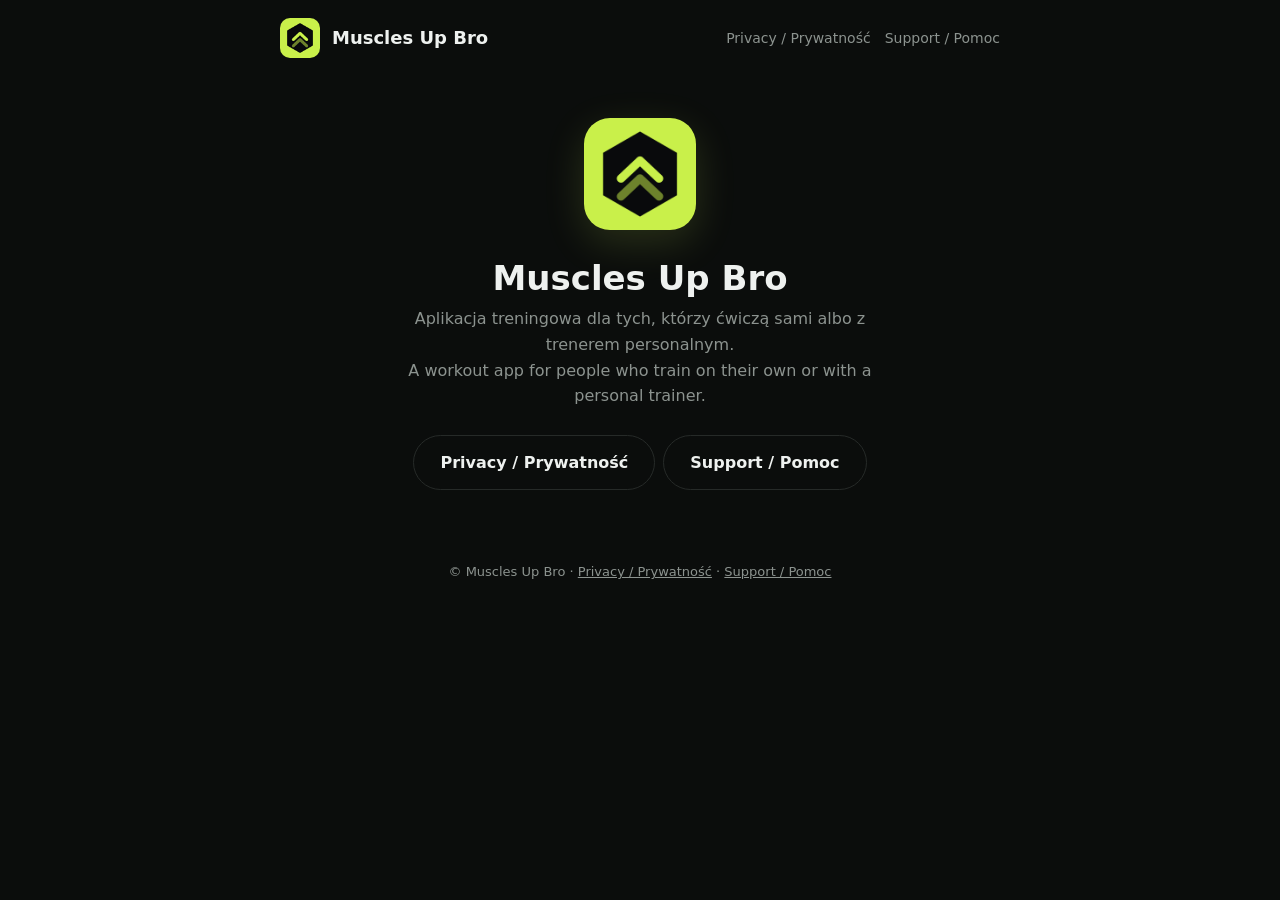
<file: index.html>
<!doctype html>
<html lang="pl"><head><meta charset="utf-8"><meta name="viewport" content="width=device-width, initial-scale=1">
<title>Muscles Up Bro</title>
<link rel="icon" type="image/png" href="img/favicon.png"><link rel="apple-touch-icon" href="img/apple-touch-icon.png">
<meta name="theme-color" content="#0b0d0c"><link rel="stylesheet" href="style.css"></head><body>
<header class="top"><img src="img/favicon.png" alt=""><a class="brand" href="index.html">Muscles Up Bro</a>
<nav><a href="privacy.html">Privacy / Prywatność</a><a href="support.html">Support / Pomoc</a></nav></header>
<main>
<section class="hero"><img class="logo" src="img/icon-512.png" alt="Muscles Up Bro">
<h1>Muscles Up Bro</h1>
<p class="dim">Aplikacja treningowa dla tych, którzy ćwiczą sami albo z trenerem personalnym.<br>A workout app for people who train on their own or with a personal trainer.</p>
<a class="btn ghost" href="privacy.html">Privacy / Prywatność</a><a class="btn ghost" href="support.html">Support / Pomoc</a></section>
</main>
<footer>© Muscles Up Bro · <a href="privacy.html">Privacy / Prywatność</a> · <a href="support.html">Support / Pomoc</a></footer>
</body></html>
</file>
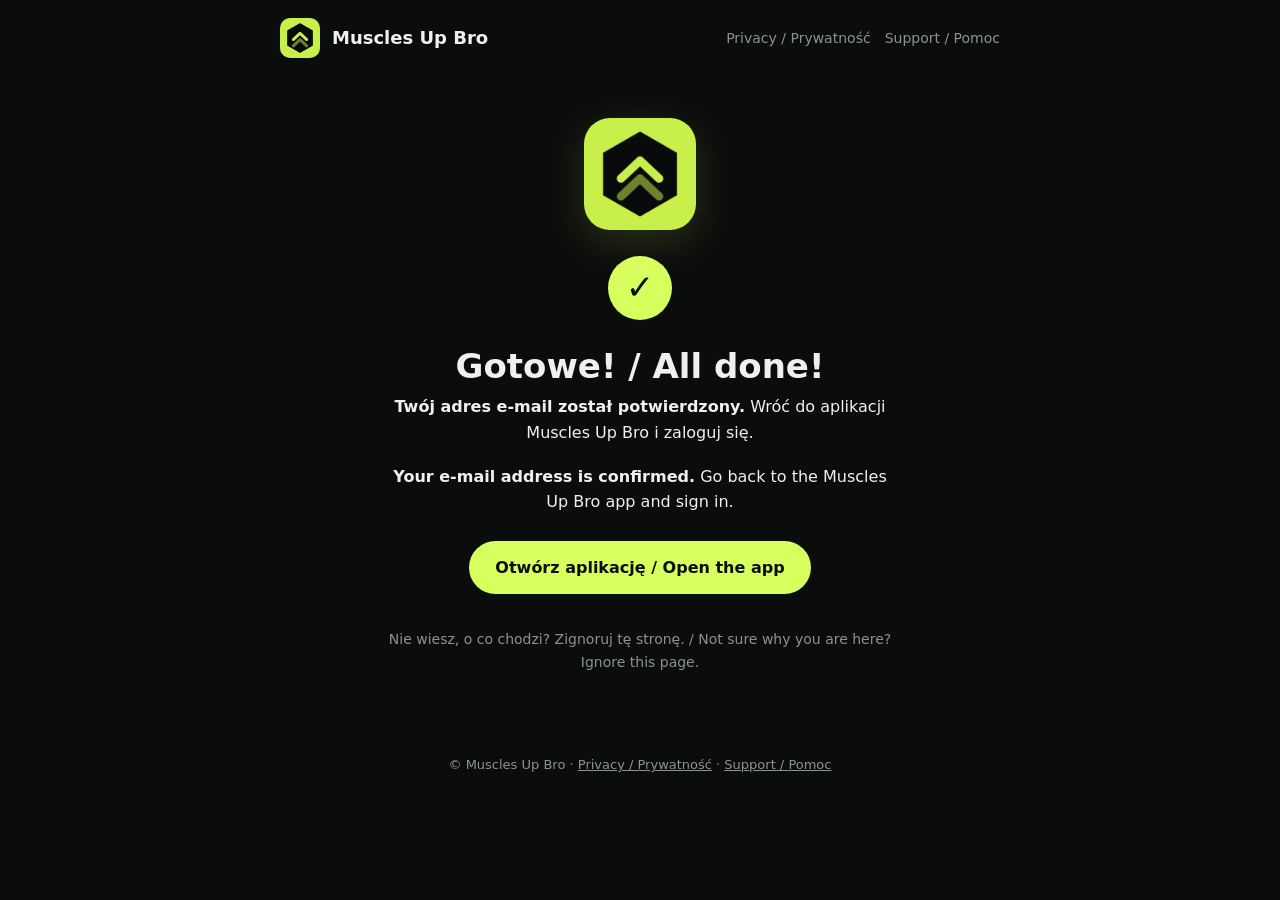
<file: confirmed.html>
<!doctype html>
<html lang="pl"><head><meta charset="utf-8"><meta name="viewport" content="width=device-width, initial-scale=1">
<title>Muscles Up Bro: e-mail potwierdzony</title>
<link rel="icon" type="image/png" href="img/favicon.png"><link rel="apple-touch-icon" href="img/apple-touch-icon.png">
<meta name="theme-color" content="#0b0d0c"><link rel="stylesheet" href="style.css"></head><body>
<header class="top"><img src="img/favicon.png" alt=""><a class="brand" href="index.html">Muscles Up Bro</a>
<nav><a href="privacy.html">Privacy / Prywatność</a><a href="support.html">Support / Pomoc</a></nav></header>
<main>
<section class="hero"><img class="logo" src="img/icon-512.png" alt="Muscles Up Bro">
<div style="height:18px"></div><div class="badge">&#10003;</div>
<h1>Gotowe! / All done!</h1>
<p><b>Twój adres e-mail został potwierdzony.</b> Wróć do aplikacji Muscles Up Bro i zaloguj się.</p>
<p><b>Your e-mail address is confirmed.</b> Go back to the Muscles Up Bro app and sign in.</p>
<a class="btn" href="com.mwozniczak.musclesupbro://login-callback">Otwórz aplikację / Open the app</a>
<p class="dim" style="margin-top:26px;font-size:14px">Nie wiesz, o co chodzi? Zignoruj tę stronę. / Not sure why you are here? Ignore this page.</p></section>
</main>
<footer>© Muscles Up Bro · <a href="privacy.html">Privacy / Prywatność</a> · <a href="support.html">Support / Pomoc</a></footer>
</body></html>
</file>
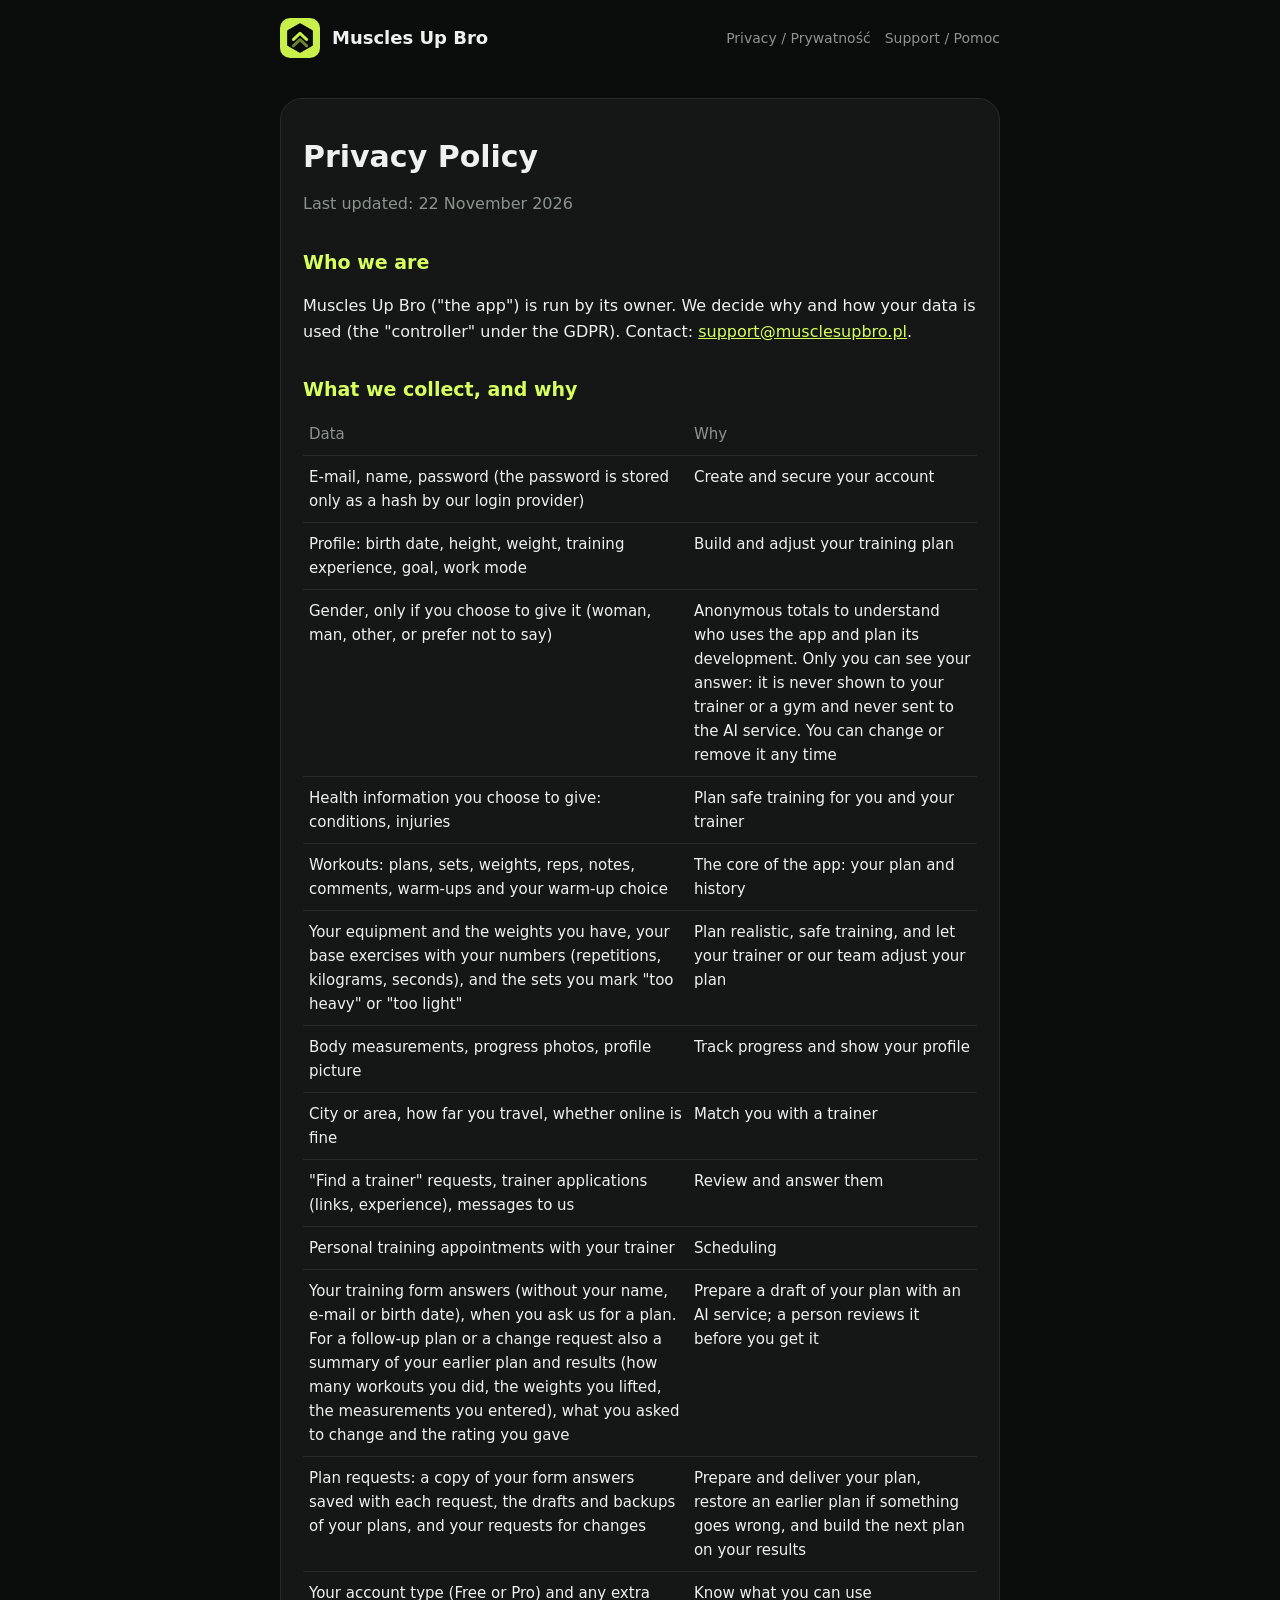
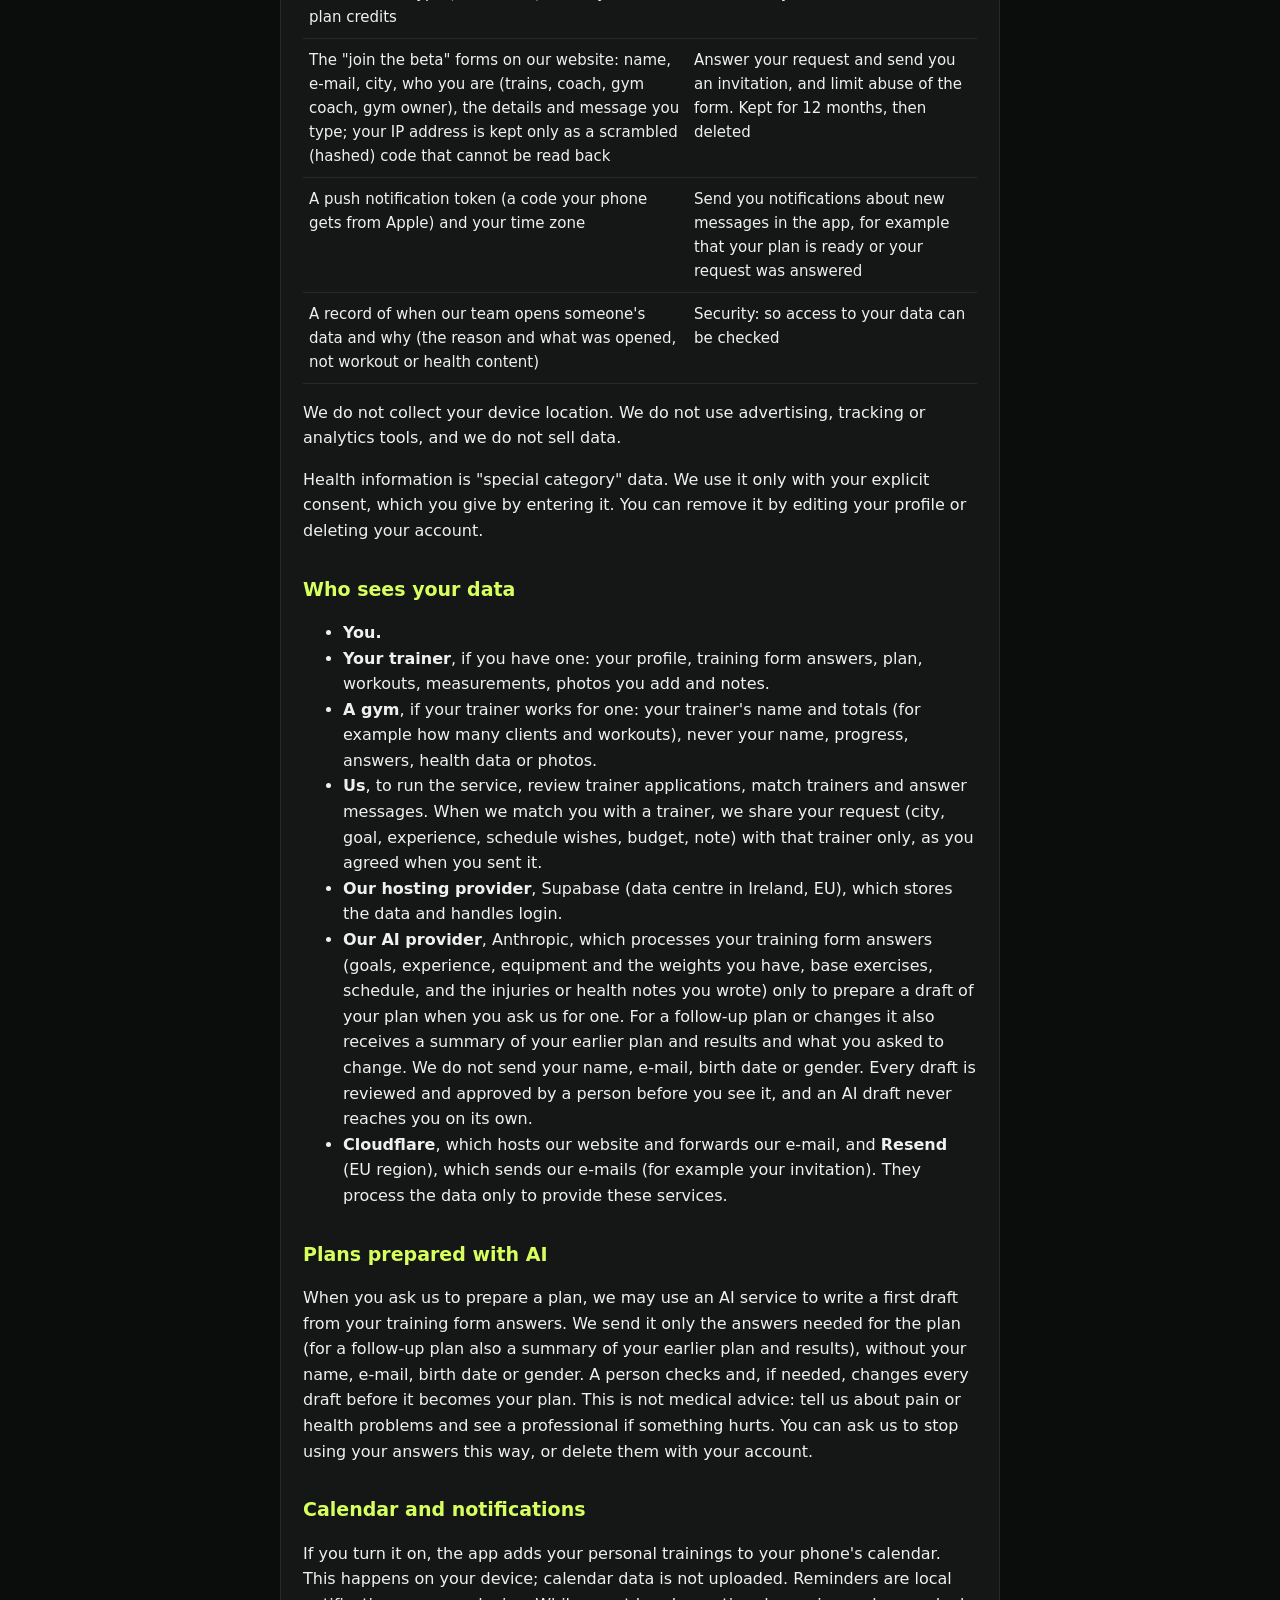
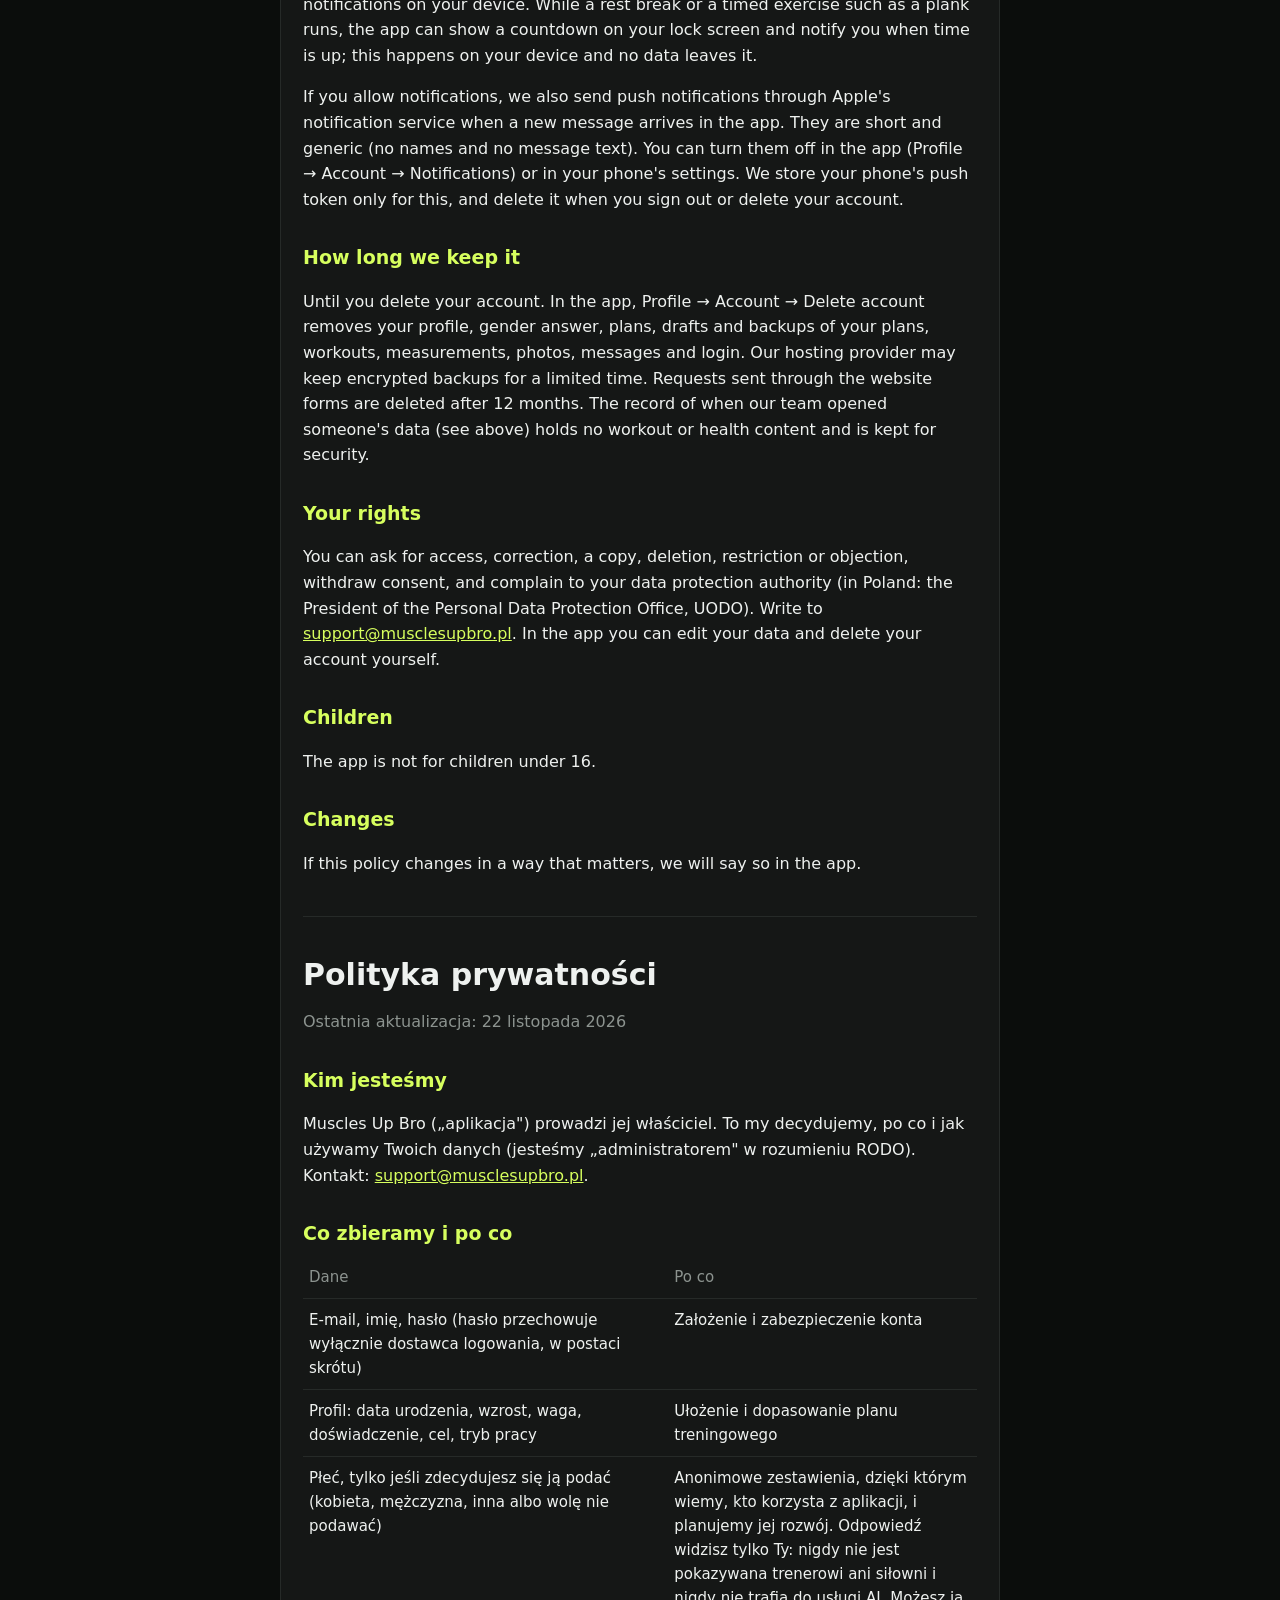
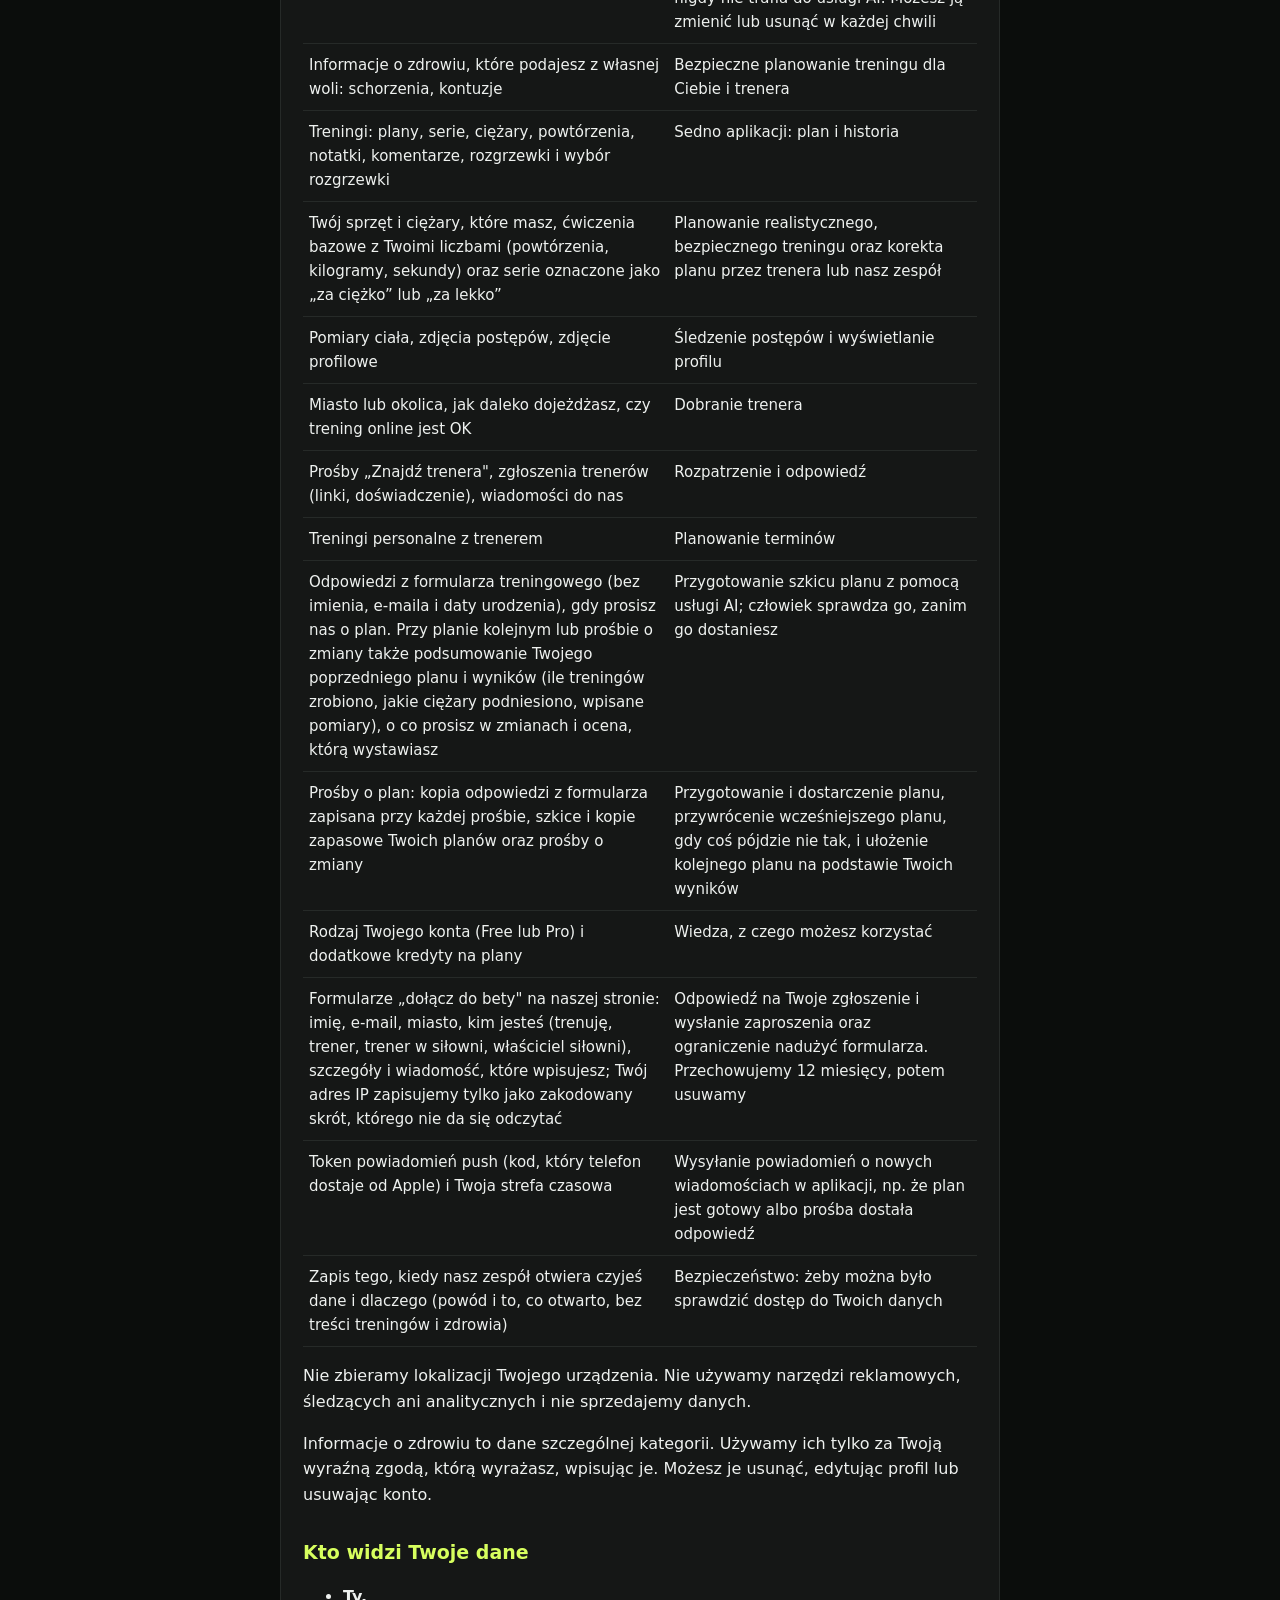
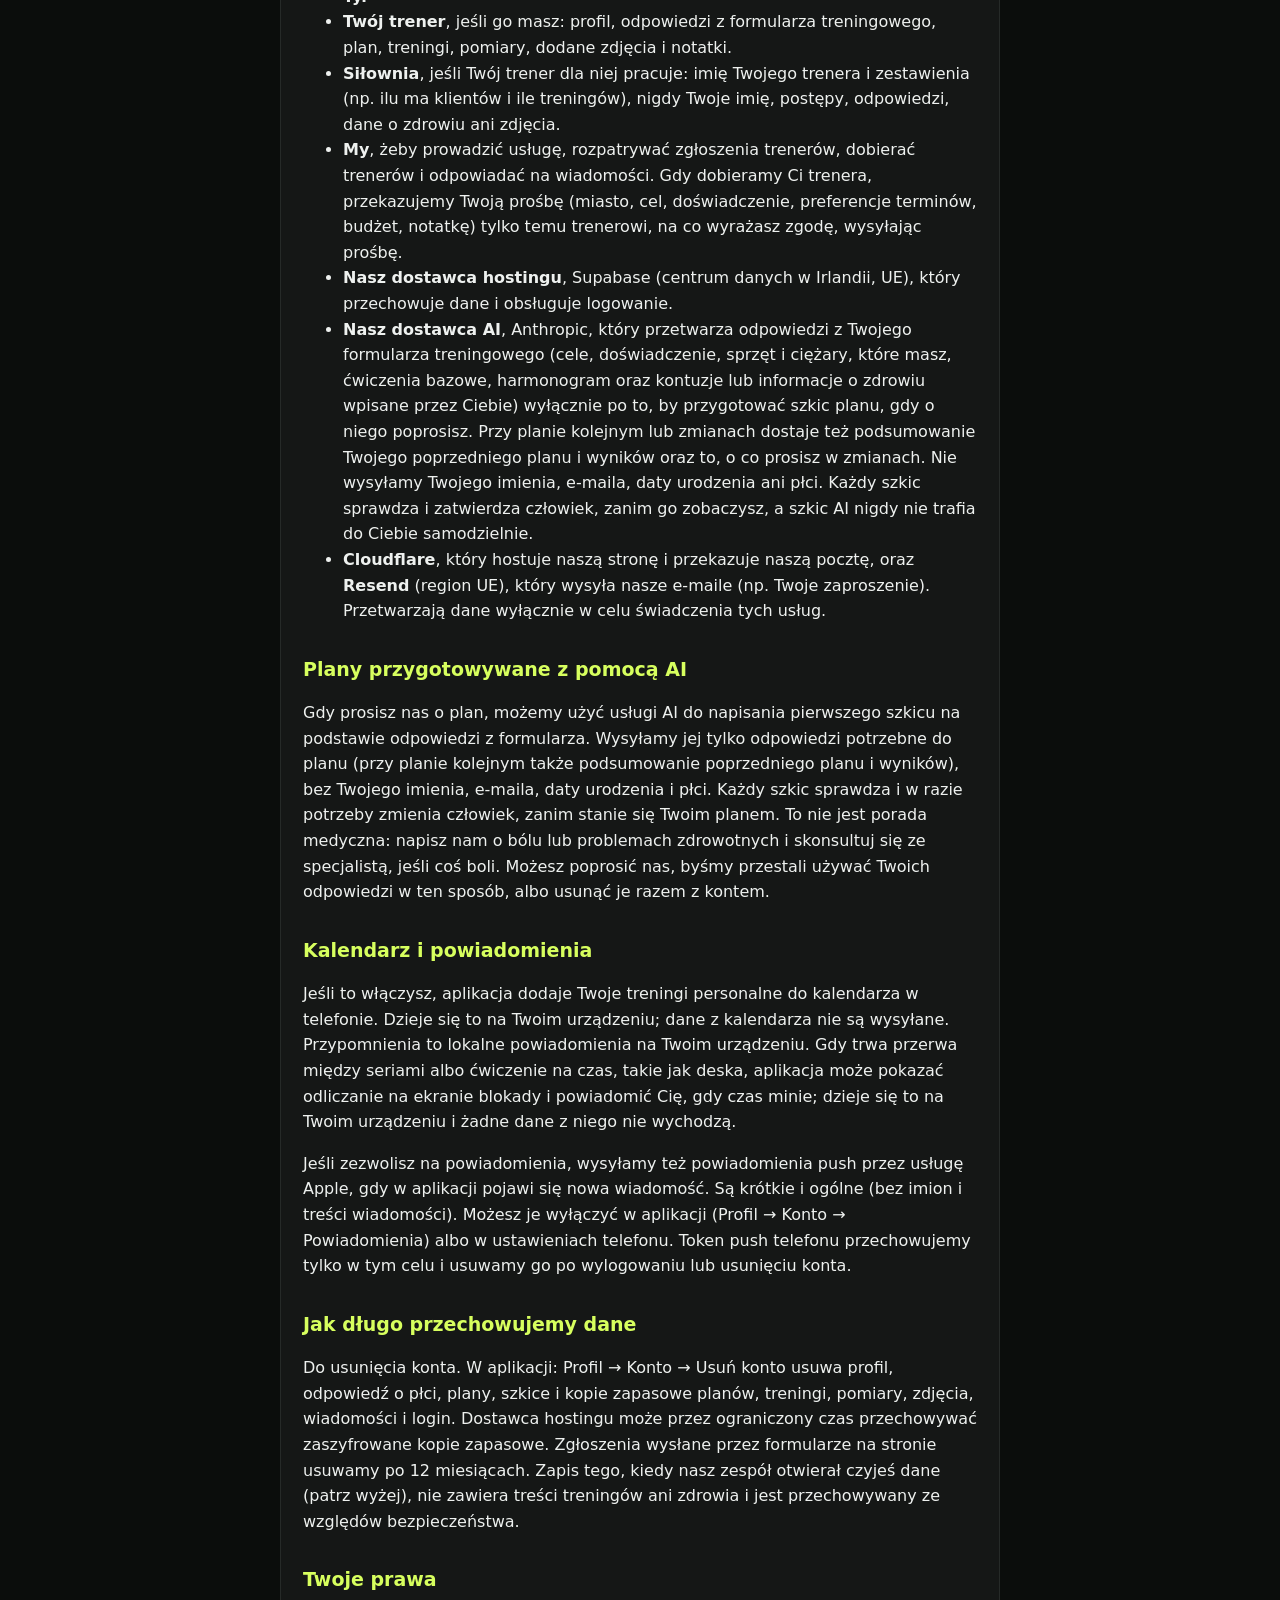
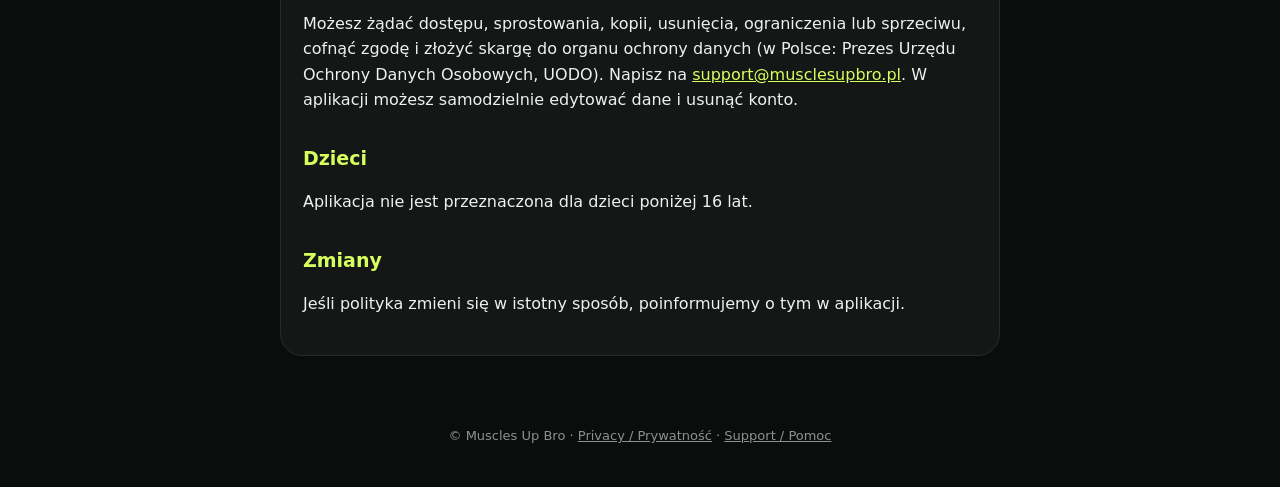
<file: privacy.html>
<!doctype html>
<html lang="pl"><head><meta charset="utf-8"><meta name="viewport" content="width=device-width, initial-scale=1">
<title>Muscles Up Bro: Privacy Policy / Polityka prywatności</title>
<link rel="icon" type="image/png" href="img/favicon.png"><link rel="apple-touch-icon" href="img/apple-touch-icon.png">
<meta name="theme-color" content="#0b0d0c"><link rel="stylesheet" href="style.css"></head><body>
<header class="top"><img src="img/favicon.png" alt=""><a class="brand" href="index.html">Muscles Up Bro</a>
<nav><a href="privacy.html">Privacy / Prywatność</a><a href="support.html">Support / Pomoc</a></nav></header>
<main>
<div class="card">
<h1>Privacy Policy</h1>
<p class="dim">Last updated: 22 November 2026</p>

<h2>Who we are</h2>
<p>Muscles Up Bro ("the app") is run by its owner. We decide why and how your data is used
(the "controller" under the GDPR). Contact: <a href="mailto:support@musclesupbro.pl">support@musclesupbro.pl</a>.</p>

<h2>What we collect, and why</h2>
<table>
<tr><th>Data</th><th>Why</th></tr>
<tr><td>E-mail, name, password (the password is stored only as a hash by our login provider)</td><td>Create and secure your account</td></tr>
<tr><td>Profile: birth date, height, weight, training experience, goal, work mode</td><td>Build and adjust your training plan</td></tr>
<tr><td>Gender, only if you choose to give it (woman, man, other, or prefer not to say)</td><td>Anonymous totals to understand who uses the app and plan its development. Only you can see your answer: it is never shown to your trainer or a gym and never sent to the AI service. You can change or remove it any time</td></tr>
<tr><td>Health information you choose to give: conditions, injuries</td><td>Plan safe training for you and your trainer</td></tr>
<tr><td>Workouts: plans, sets, weights, reps, notes, comments, warm-ups and your warm-up choice</td><td>The core of the app: your plan and history</td></tr>
<tr><td>Your equipment and the weights you have, your base exercises with your numbers (repetitions, kilograms, seconds), and the sets you mark "too heavy" or "too light"</td><td>Plan realistic, safe training, and let your trainer or our team adjust your plan</td></tr>
<tr><td>Body measurements, progress photos, profile picture</td><td>Track progress and show your profile</td></tr>
<tr><td>City or area, how far you travel, whether online is fine</td><td>Match you with a trainer</td></tr>
<tr><td>"Find a trainer" requests, trainer applications (links, experience), messages to us</td><td>Review and answer them</td></tr>
<tr><td>Personal training appointments with your trainer</td><td>Scheduling</td></tr>
<tr><td>Your training form answers (without your name, e-mail or birth date), when you ask us for a plan. For a follow-up plan or a change request also a summary of your earlier plan and results (how many workouts you did, the weights you lifted, the measurements you entered), what you asked to change and the rating you gave</td><td>Prepare a draft of your plan with an AI service; a person reviews it before you get it</td></tr>
<tr><td>Plan requests: a copy of your form answers saved with each request, the drafts and backups of your plans, and your requests for changes</td><td>Prepare and deliver your plan, restore an earlier plan if something goes wrong, and build the next plan on your results</td></tr>
<tr><td>Your account type (Free or Pro) and any extra plan credits</td><td>Know what you can use</td></tr>
<tr><td>The "join the beta" forms on our website: name, e-mail, city, who you are (trains, coach, gym coach, gym owner), the details and message you type; your IP address is kept only as a scrambled (hashed) code that cannot be read back</td><td>Answer your request and send you an invitation, and limit abuse of the form. Kept for 12 months, then deleted</td></tr>
<tr><td>A push notification token (a code your phone gets from Apple) and your time zone</td><td>Send you notifications about new messages in the app, for example that your plan is ready or your request was answered</td></tr>
<tr><td>A record of when our team opens someone's data and why (the reason and what was opened, not workout or health content)</td><td>Security: so access to your data can be checked</td></tr>
</table>
<p>We do not collect your device location. We do not use advertising, tracking or analytics tools, and we do not sell
data.</p>
<p>Health information is "special category" data. We use it only with your explicit consent, which you give by entering
it. You can remove it by editing your profile or deleting your account.</p>

<h2>Who sees your data</h2>
<ul>
<li><b>You.</b></li>
<li><b>Your trainer</b>, if you have one: your profile, training form answers, plan, workouts, measurements, photos you add and notes.</li>
<li><b>A gym</b>, if your trainer works for one: your trainer's name and totals (for example how many clients and workouts), never your name, progress, answers, health data or photos.</li>
<li><b>Us</b>, to run the service, review trainer applications, match trainers and answer messages. When we match you
with a trainer, we share your request (city, goal, experience, schedule wishes, budget, note) with that trainer only,
as you agreed when you sent it.</li>
<li><b>Our hosting provider</b>, Supabase (data centre in Ireland, EU), which stores the data and handles login.</li>
<li><b>Our AI provider</b>, Anthropic, which processes your training form answers (goals, experience, equipment and the weights you have, base exercises, schedule, and the injuries or health
notes you wrote) only to prepare a draft of your plan when you ask us for one. For a follow-up plan or changes it also receives a summary of your earlier plan and results and what you asked to change. We do not send your name, e-mail, birth date or gender. Every draft is
reviewed and approved by a person before you see it, and an AI draft never reaches you on its own.</li>
<li><b>Cloudflare</b>, which hosts our website and forwards our e-mail, and <b>Resend</b> (EU region), which sends our e-mails (for example your invitation). They process the data only to provide these services.</li>
</ul>

<h2>Plans prepared with AI</h2>
<p>When you ask us to prepare a plan, we may use an AI service to write a first draft from your training form answers. We send it only the answers
needed for the plan (for a follow-up plan also a summary of your earlier plan and results), without your name, e-mail, birth date or gender. A person checks and, if needed, changes every draft before it becomes your plan.
This is not medical advice: tell us about pain or health problems and see a professional if something hurts. You can ask us to stop using your
answers this way, or delete them with your account.</p>

<h2>Calendar and notifications</h2>
<p>If you turn it on, the app adds your personal trainings to your phone's calendar. This happens on your device;
calendar data is not uploaded. Reminders are local notifications on your device. While a rest break or a timed exercise such as a plank runs, the app can show a countdown on your lock screen and notify you when time is up; this happens on your device and no data leaves it.</p>
<p>If you allow notifications, we also send push notifications through Apple's notification service when a new message arrives in
the app. They are short and generic (no names and no message text). You can turn them off in
the app (Profile → Account → Notifications) or in your phone's settings. We store your phone's push token only for this, and delete it when
you sign out or delete your account.</p>

<h2>How long we keep it</h2>
<p>Until you delete your account. In the app, Profile → Account → Delete account removes your profile, gender answer, plans, drafts and backups of your plans, workouts,
measurements, photos, messages and login. Our hosting provider may keep encrypted backups for a limited time. Requests sent through the website forms are deleted after 12 months. The record of when our team opened someone's data (see above) holds no workout or health content and is kept for security.</p>

<h2>Your rights</h2>
<p>You can ask for access, correction, a copy, deletion, restriction or objection, withdraw consent, and complain to your
data protection authority (in Poland: the President of the Personal Data Protection Office, UODO). Write to
<a href="mailto:support@musclesupbro.pl">support@musclesupbro.pl</a>. In the app you can edit your data and delete
your account yourself.</p>

<h2>Children</h2>
<p>The app is not for children under 16.</p>

<h2>Changes</h2>
<p>If this policy changes in a way that matters, we will say so in the app.</p>

<hr>
<div id="pl" lang="pl">
<h1>Polityka prywatności</h1>
<p class="dim">Ostatnia aktualizacja: 22 listopada 2026</p>

<h2>Kim jesteśmy</h2>
<p>Muscles Up Bro („aplikacja") prowadzi jej właściciel. To my decydujemy, po co i jak używamy Twoich
danych (jesteśmy „administratorem" w rozumieniu RODO). Kontakt:
<a href="mailto:support@musclesupbro.pl">support@musclesupbro.pl</a>.</p>

<h2>Co zbieramy i po co</h2>
<table>
<tr><th>Dane</th><th>Po co</th></tr>
<tr><td>E-mail, imię, hasło (hasło przechowuje wyłącznie dostawca logowania, w postaci skrótu)</td><td>Założenie i zabezpieczenie konta</td></tr>
<tr><td>Profil: data urodzenia, wzrost, waga, doświadczenie, cel, tryb pracy</td><td>Ułożenie i dopasowanie planu treningowego</td></tr>
<tr><td>Płeć, tylko jeśli zdecydujesz się ją podać (kobieta, mężczyzna, inna albo wolę nie podawać)</td><td>Anonimowe zestawienia, dzięki którym wiemy, kto korzysta z aplikacji, i planujemy jej rozwój. Odpowiedź widzisz tylko Ty: nigdy nie jest pokazywana trenerowi ani siłowni i nigdy nie trafia do usługi AI. Możesz ją zmienić lub usunąć w każdej chwili</td></tr>
<tr><td>Informacje o zdrowiu, które podajesz z własnej woli: schorzenia, kontuzje</td><td>Bezpieczne planowanie treningu dla Ciebie i trenera</td></tr>
<tr><td>Treningi: plany, serie, ciężary, powtórzenia, notatki, komentarze, rozgrzewki i wybór rozgrzewki</td><td>Sedno aplikacji: plan i historia</td></tr>
<tr><td>Twój sprzęt i ciężary, które masz, ćwiczenia bazowe z Twoimi liczbami (powtórzenia, kilogramy, sekundy) oraz serie oznaczone jako „za ciężko” lub „za lekko”</td><td>Planowanie realistycznego, bezpiecznego treningu oraz korekta planu przez trenera lub nasz zespół</td></tr>
<tr><td>Pomiary ciała, zdjęcia postępów, zdjęcie profilowe</td><td>Śledzenie postępów i wyświetlanie profilu</td></tr>
<tr><td>Miasto lub okolica, jak daleko dojeżdżasz, czy trening online jest OK</td><td>Dobranie trenera</td></tr>
<tr><td>Prośby „Znajdź trenera", zgłoszenia trenerów (linki, doświadczenie), wiadomości do nas</td><td>Rozpatrzenie i odpowiedź</td></tr>
<tr><td>Treningi personalne z trenerem</td><td>Planowanie terminów</td></tr>
<tr><td>Odpowiedzi z formularza treningowego (bez imienia, e-maila i daty urodzenia), gdy prosisz nas o plan. Przy planie kolejnym lub prośbie o zmiany także podsumowanie Twojego poprzedniego planu i wyników (ile treningów zrobiono, jakie ciężary podniesiono, wpisane pomiary), o co prosisz w zmianach i ocena, którą wystawiasz</td><td>Przygotowanie szkicu planu z pomocą usługi AI; człowiek sprawdza go, zanim go dostaniesz</td></tr>
<tr><td>Prośby o plan: kopia odpowiedzi z formularza zapisana przy każdej prośbie, szkice i kopie zapasowe Twoich planów oraz prośby o zmiany</td><td>Przygotowanie i dostarczenie planu, przywrócenie wcześniejszego planu, gdy coś pójdzie nie tak, i ułożenie kolejnego planu na podstawie Twoich wyników</td></tr>
<tr><td>Rodzaj Twojego konta (Free lub Pro) i dodatkowe kredyty na plany</td><td>Wiedza, z czego możesz korzystać</td></tr>
<tr><td>Formularze „dołącz do bety" na naszej stronie: imię, e-mail, miasto, kim jesteś (trenuję, trener, trener w siłowni, właściciel siłowni), szczegóły i wiadomość, które wpisujesz; Twój adres IP zapisujemy tylko jako zakodowany skrót, którego nie da się odczytać</td><td>Odpowiedź na Twoje zgłoszenie i wysłanie zaproszenia oraz ograniczenie nadużyć formularza. Przechowujemy 12 miesięcy, potem usuwamy</td></tr>
<tr><td>Token powiadomień push (kod, który telefon dostaje od Apple) i Twoja strefa czasowa</td><td>Wysyłanie powiadomień o nowych wiadomościach w aplikacji, np. że plan jest gotowy albo prośba dostała odpowiedź</td></tr>
<tr><td>Zapis tego, kiedy nasz zespół otwiera czyjeś dane i dlaczego (powód i to, co otwarto, bez treści treningów i zdrowia)</td><td>Bezpieczeństwo: żeby można było sprawdzić dostęp do Twoich danych</td></tr>
</table>
<p>Nie zbieramy lokalizacji Twojego urządzenia. Nie używamy narzędzi reklamowych, śledzących ani analitycznych i nie
sprzedajemy danych.</p>
<p>Informacje o zdrowiu to dane szczególnej kategorii. Używamy ich tylko za Twoją wyraźną zgodą, którą wyrażasz,
wpisując je. Możesz je usunąć, edytując profil lub usuwając konto.</p>

<h2>Kto widzi Twoje dane</h2>
<ul>
<li><b>Ty.</b></li>
<li><b>Twój trener</b>, jeśli go masz: profil, odpowiedzi z formularza treningowego, plan, treningi, pomiary, dodane zdjęcia i notatki.</li>
<li><b>Siłownia</b>, jeśli Twój trener dla niej pracuje: imię Twojego trenera i zestawienia (np. ilu ma klientów i ile treningów), nigdy Twoje imię, postępy, odpowiedzi, dane o zdrowiu ani zdjęcia.</li>
<li><b>My</b>, żeby prowadzić usługę, rozpatrywać zgłoszenia trenerów, dobierać trenerów i odpowiadać na wiadomości.
Gdy dobieramy Ci trenera, przekazujemy Twoją prośbę (miasto, cel, doświadczenie, preferencje terminów, budżet,
notatkę) tylko temu trenerowi, na co wyrażasz zgodę, wysyłając prośbę.</li>
<li><b>Nasz dostawca hostingu</b>, Supabase (centrum danych w Irlandii, UE), który przechowuje dane i obsługuje logowanie.</li>
<li><b>Nasz dostawca AI</b>, Anthropic, który przetwarza odpowiedzi z Twojego formularza treningowego (cele, doświadczenie, sprzęt i ciężary, które masz, ćwiczenia bazowe, harmonogram oraz
kontuzje lub informacje o zdrowiu wpisane przez Ciebie) wyłącznie po to, by przygotować szkic planu, gdy o niego poprosisz. Przy planie kolejnym lub zmianach dostaje też podsumowanie Twojego poprzedniego planu i wyników oraz to, o co prosisz w zmianach. Nie wysyłamy Twojego imienia,
e-maila, daty urodzenia ani płci. Każdy szkic sprawdza i zatwierdza człowiek, zanim go zobaczysz, a szkic AI nigdy nie trafia do Ciebie samodzielnie.</li>
<li><b>Cloudflare</b>, który hostuje naszą stronę i przekazuje naszą pocztę, oraz <b>Resend</b> (region UE), który wysyła nasze e-maile (np. Twoje zaproszenie). Przetwarzają dane wyłącznie w celu świadczenia tych usług.</li>
</ul>

<h2>Plany przygotowywane z pomocą AI</h2>
<p>Gdy prosisz nas o plan, możemy użyć usługi AI do napisania pierwszego szkicu na podstawie odpowiedzi z formularza. Wysyłamy jej tylko odpowiedzi
potrzebne do planu (przy planie kolejnym także podsumowanie poprzedniego planu i wyników), bez Twojego imienia, e-maila, daty urodzenia i płci. Każdy szkic sprawdza i w razie potrzeby zmienia człowiek, zanim stanie się Twoim planem.
To nie jest porada medyczna: napisz nam o bólu lub problemach zdrowotnych i skonsultuj się ze specjalistą, jeśli coś boli. Możesz poprosić nas, byśmy
przestali używać Twoich odpowiedzi w ten sposób, albo usunąć je razem z kontem.</p>

<h2>Kalendarz i powiadomienia</h2>
<p>Jeśli to włączysz, aplikacja dodaje Twoje treningi personalne do kalendarza w telefonie. Dzieje się to na Twoim
urządzeniu; dane z kalendarza nie są wysyłane. Przypomnienia to lokalne powiadomienia na Twoim urządzeniu. Gdy trwa przerwa między seriami albo ćwiczenie na czas, takie jak deska, aplikacja może pokazać odliczanie na ekranie blokady i powiadomić Cię, gdy czas minie; dzieje się to na Twoim urządzeniu i żadne dane z niego nie wychodzą.</p>
<p>Jeśli zezwolisz na powiadomienia, wysyłamy też powiadomienia push przez usługę Apple, gdy w aplikacji pojawi się nowa
wiadomość. Są krótkie i ogólne (bez imion i treści wiadomości). Możesz je wyłączyć w aplikacji
(Profil → Konto → Powiadomienia) albo w ustawieniach telefonu. Token push telefonu przechowujemy tylko w tym celu i usuwamy go po wylogowaniu
lub usunięciu konta.</p>

<h2>Jak długo przechowujemy dane</h2>
<p>Do usunięcia konta. W aplikacji: Profil → Konto → Usuń konto usuwa profil, odpowiedź o płci, plany, szkice i kopie zapasowe planów, treningi, pomiary, zdjęcia, wiadomości i
login. Dostawca hostingu może przez ograniczony czas przechowywać zaszyfrowane kopie zapasowe. Zgłoszenia wysłane przez formularze na stronie usuwamy po 12 miesiącach. Zapis tego, kiedy nasz zespół otwierał czyjeś dane (patrz wyżej), nie zawiera treści treningów ani zdrowia i jest przechowywany ze względów bezpieczeństwa.</p>

<h2>Twoje prawa</h2>
<p>Możesz żądać dostępu, sprostowania, kopii, usunięcia, ograniczenia lub sprzeciwu, cofnąć zgodę i złożyć skargę do
organu ochrony danych (w Polsce: Prezes Urzędu Ochrony Danych Osobowych, UODO). Napisz na
<a href="mailto:support@musclesupbro.pl">support@musclesupbro.pl</a>. W aplikacji możesz samodzielnie edytować dane i usunąć
konto.</p>

<h2>Dzieci</h2>
<p>Aplikacja nie jest przeznaczona dla dzieci poniżej 16 lat.</p>

<h2>Zmiany</h2>
<p>Jeśli polityka zmieni się w istotny sposób, poinformujemy o tym w aplikacji.</p>
</div>

</div></main>
<footer>© Muscles Up Bro · <a href="privacy.html">Privacy / Prywatność</a> · <a href="support.html">Support / Pomoc</a></footer>
</body></html>
</file>
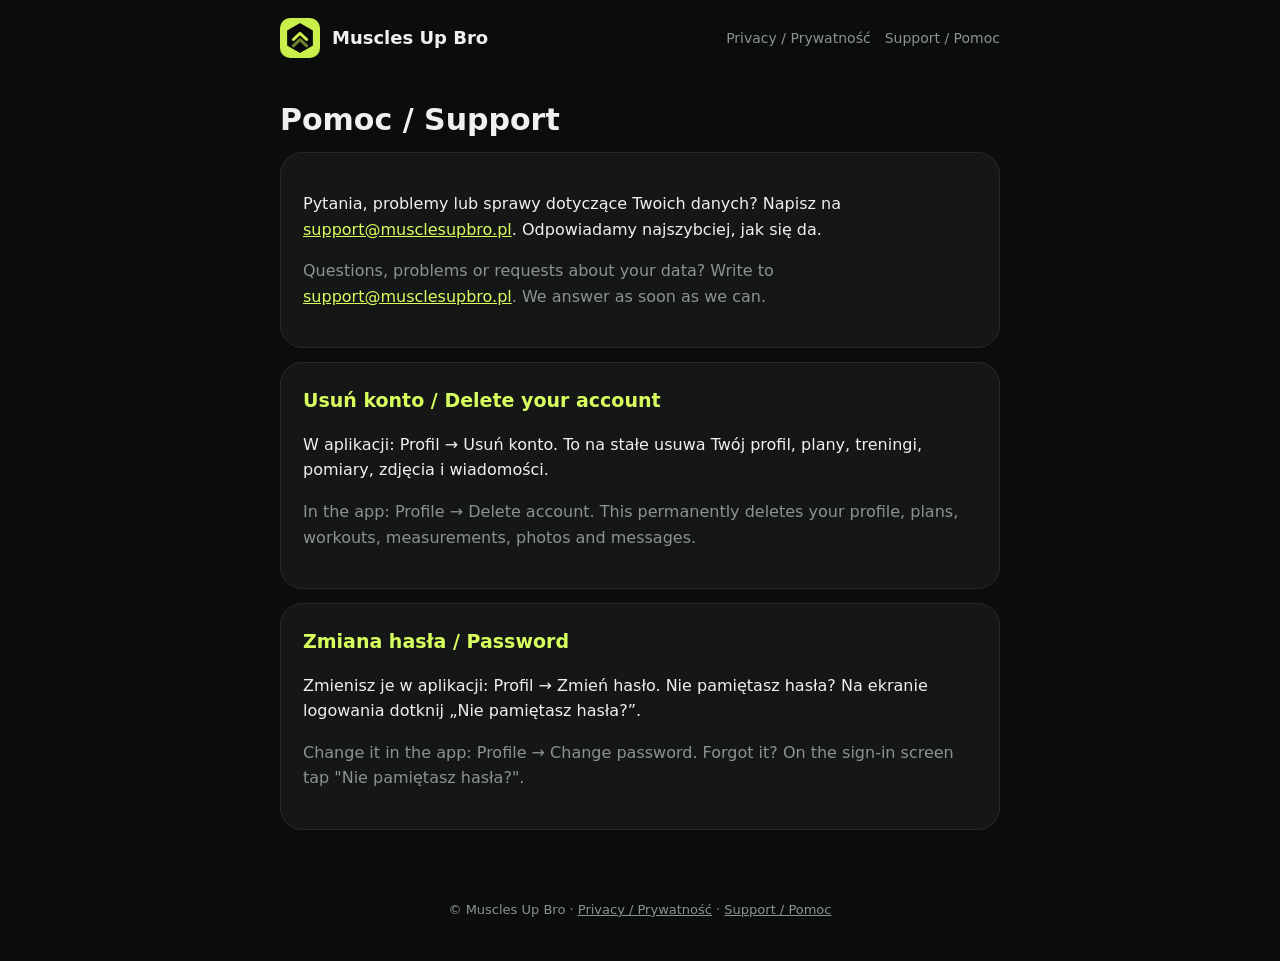
<file: support.html>
<!doctype html>
<html lang="pl"><head><meta charset="utf-8"><meta name="viewport" content="width=device-width, initial-scale=1">
<title>Muscles Up Bro: pomoc / support</title>
<link rel="icon" type="image/png" href="img/favicon.png"><link rel="apple-touch-icon" href="img/apple-touch-icon.png">
<meta name="theme-color" content="#0b0d0c"><link rel="stylesheet" href="style.css"></head><body>
<header class="top"><img src="img/favicon.png" alt=""><a class="brand" href="index.html">Muscles Up Bro</a>
<nav><a href="privacy.html">Privacy / Prywatność</a><a href="support.html">Support / Pomoc</a></nav></header>
<main>
<h1>Pomoc / Support</h1>
<div class="card"><p>Pytania, problemy lub sprawy dotyczące Twoich danych? Napisz na <a href="mailto:support@musclesupbro.pl">support@musclesupbro.pl</a>. Odpowiadamy najszybciej, jak się da.</p>
<p class="dim">Questions, problems or requests about your data? Write to <a href="mailto:support@musclesupbro.pl">support@musclesupbro.pl</a>. We answer as soon as we can.</p></div>
<div class="card"><h2 style="margin-top:0">Usuń konto / Delete your account</h2>
<p>W aplikacji: Profil &rarr; Usuń konto. To na stałe usuwa Twój profil, plany, treningi, pomiary, zdjęcia i wiadomości.</p>
<p class="dim">In the app: Profile &rarr; Delete account. This permanently deletes your profile, plans, workouts, measurements, photos and messages.</p></div>
<div class="card"><h2 style="margin-top:0">Zmiana hasła / Password</h2>
<p>Zmienisz je w aplikacji: Profil &rarr; Zmień hasło. Nie pamiętasz hasła? Na ekranie logowania dotknij „Nie pamiętasz hasła?”.</p>
<p class="dim">Change it in the app: Profile &rarr; Change password. Forgot it? On the sign-in screen tap "Nie pamiętasz hasła?".</p></div>
</main>
<footer>© Muscles Up Bro · <a href="privacy.html">Privacy / Prywatność</a> · <a href="support.html">Support / Pomoc</a></footer>
</body></html>
</file>
<file: style.css>
:root { --bg:#0b0d0c; --card:#151716; --card2:#1c1f1d; --line:#262a28; --fg:#eef1ef; --dim:#8c938f; --lime:#d7ff5e; --onlime:#0b0d0c; }
* { box-sizing: border-box; }
html { -webkit-text-size-adjust: 100%; }
body { margin:0; background:var(--bg); color:var(--fg); font:16px/1.6 -apple-system, system-ui, "Segoe UI", Roboto, sans-serif; }
a { color:var(--lime); }
.top { display:flex; align-items:center; gap:12px; padding:18px 20px; max-width:760px; margin:0 auto; flex-wrap:wrap; }
.top img { width:40px; height:40px; border-radius:10px; }
.top a.brand { color:var(--fg); font-weight:700; font-size:18px; text-decoration:none; }
.top nav { margin-left:auto; display:flex; gap:14px; font-size:14px; flex-wrap:wrap; justify-content:flex-end; }
.top nav a { color:var(--dim); text-decoration:none; } .top nav a:hover { color:var(--lime); }
main { max-width:760px; margin:0 auto; padding:8px 20px 56px; }
h1 { font-size:30px; line-height:1.2; margin:18px 0 8px; } h2 { font-size:19px; margin:30px 0 8px; color:var(--lime); }
.dim { color:var(--dim); }
.card { background:var(--card); border:1px solid var(--line); border-radius:22px; padding:22px; margin:14px 0; }
.hero { text-align:center; padding:34px 20px 8px; }
.hero img.logo { width:112px; height:112px; border-radius:26px; box-shadow:0 12px 40px rgba(215,255,94,.15); }
.hero h1 { font-size:34px; margin-top:20px; } .hero p { max-width:520px; margin:0 auto 18px; }
.badge { width:64px; height:64px; border-radius:50%; background:var(--lime); color:var(--onlime); display:inline-flex; align-items:center; justify-content:center; font-size:34px; font-weight:800; margin-bottom:6px; }
.btn { display:inline-block; background:var(--lime); color:var(--onlime); font-weight:700; text-decoration:none; padding:14px 26px; border-radius:28px; margin:8px 4px; }
.btn.ghost { background:none; color:var(--fg); border:1px solid var(--line); }
table { border-collapse:collapse; width:100%; font-size:15px; } th, td { border-bottom:1px solid var(--line); padding:9px 6px; text-align:left; vertical-align:top; } th { color:var(--dim); font-weight:500; }
hr { border:0; border-top:1px solid var(--line); margin:40px 0; }
footer { max-width:760px; margin:0 auto; padding:0 20px 40px; color:var(--dim); font-size:13px; text-align:center; }
footer a { color:var(--dim); }
</file>
